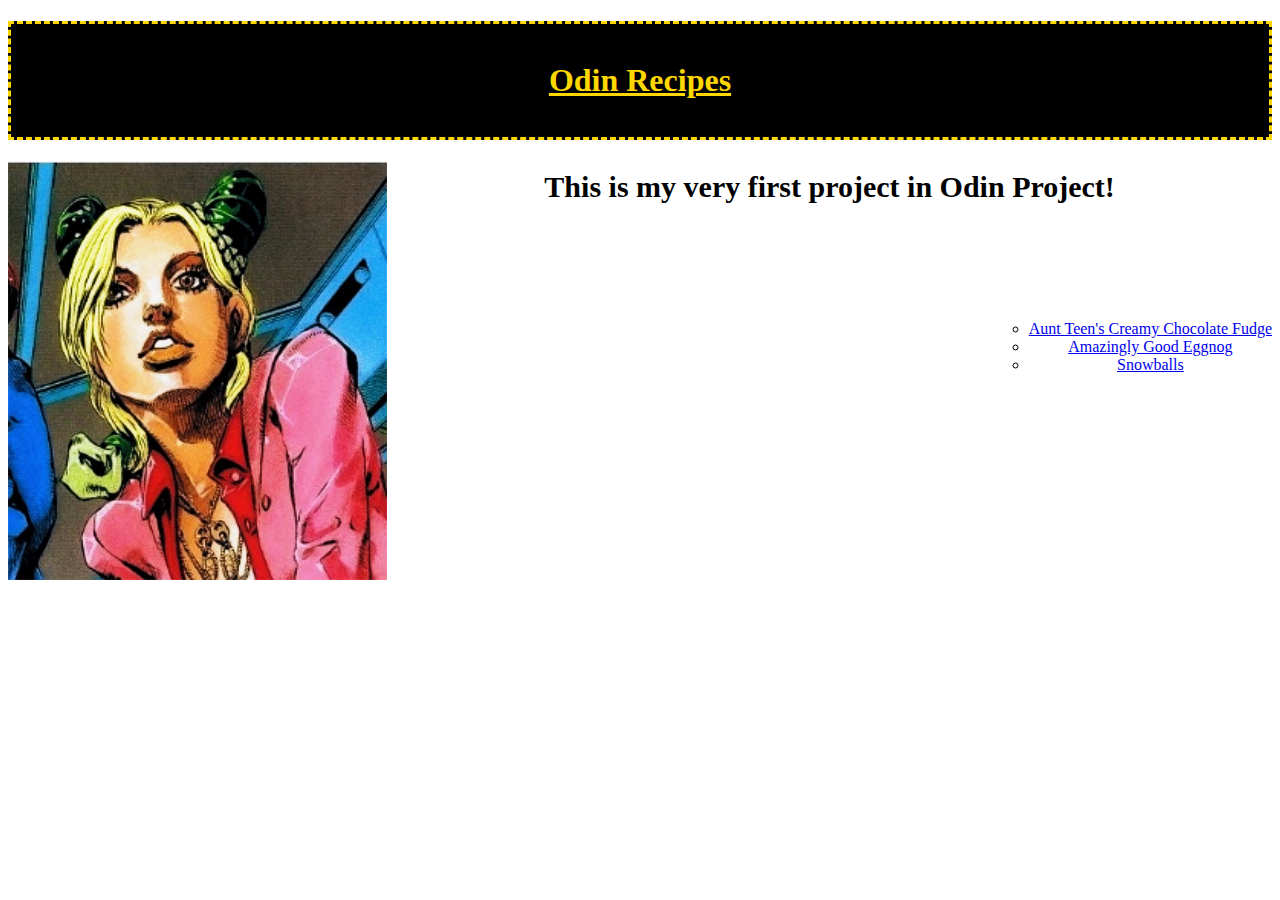
<file: index.html>
<!DOCTYPE html>
<html lang="en">
	<head>
		<meta charset="utf-8">
		<link rel="stylesheet" href="styles.css">
		<title>odin recipes</title>
	</head>
	<body>
		<h1>Odin Recipes</h1>
		<img src="images/jolyne.jpg">
		<p class="first"> This is my very first project in Odin Project!</p>
		<ul class="float">
			<li>	<a href="recipes/fudge.html">Aunt Teen's Creamy Chocolate Fudge</a></li>
			<li> <a href="recipes/eggnog.html">Amazingly Good Eggnog</a></li> 
			<li> <a href="recipes/snowballs.html">Snowballs</a></li>
		</ul>
	
	</body>
</html>
</file>
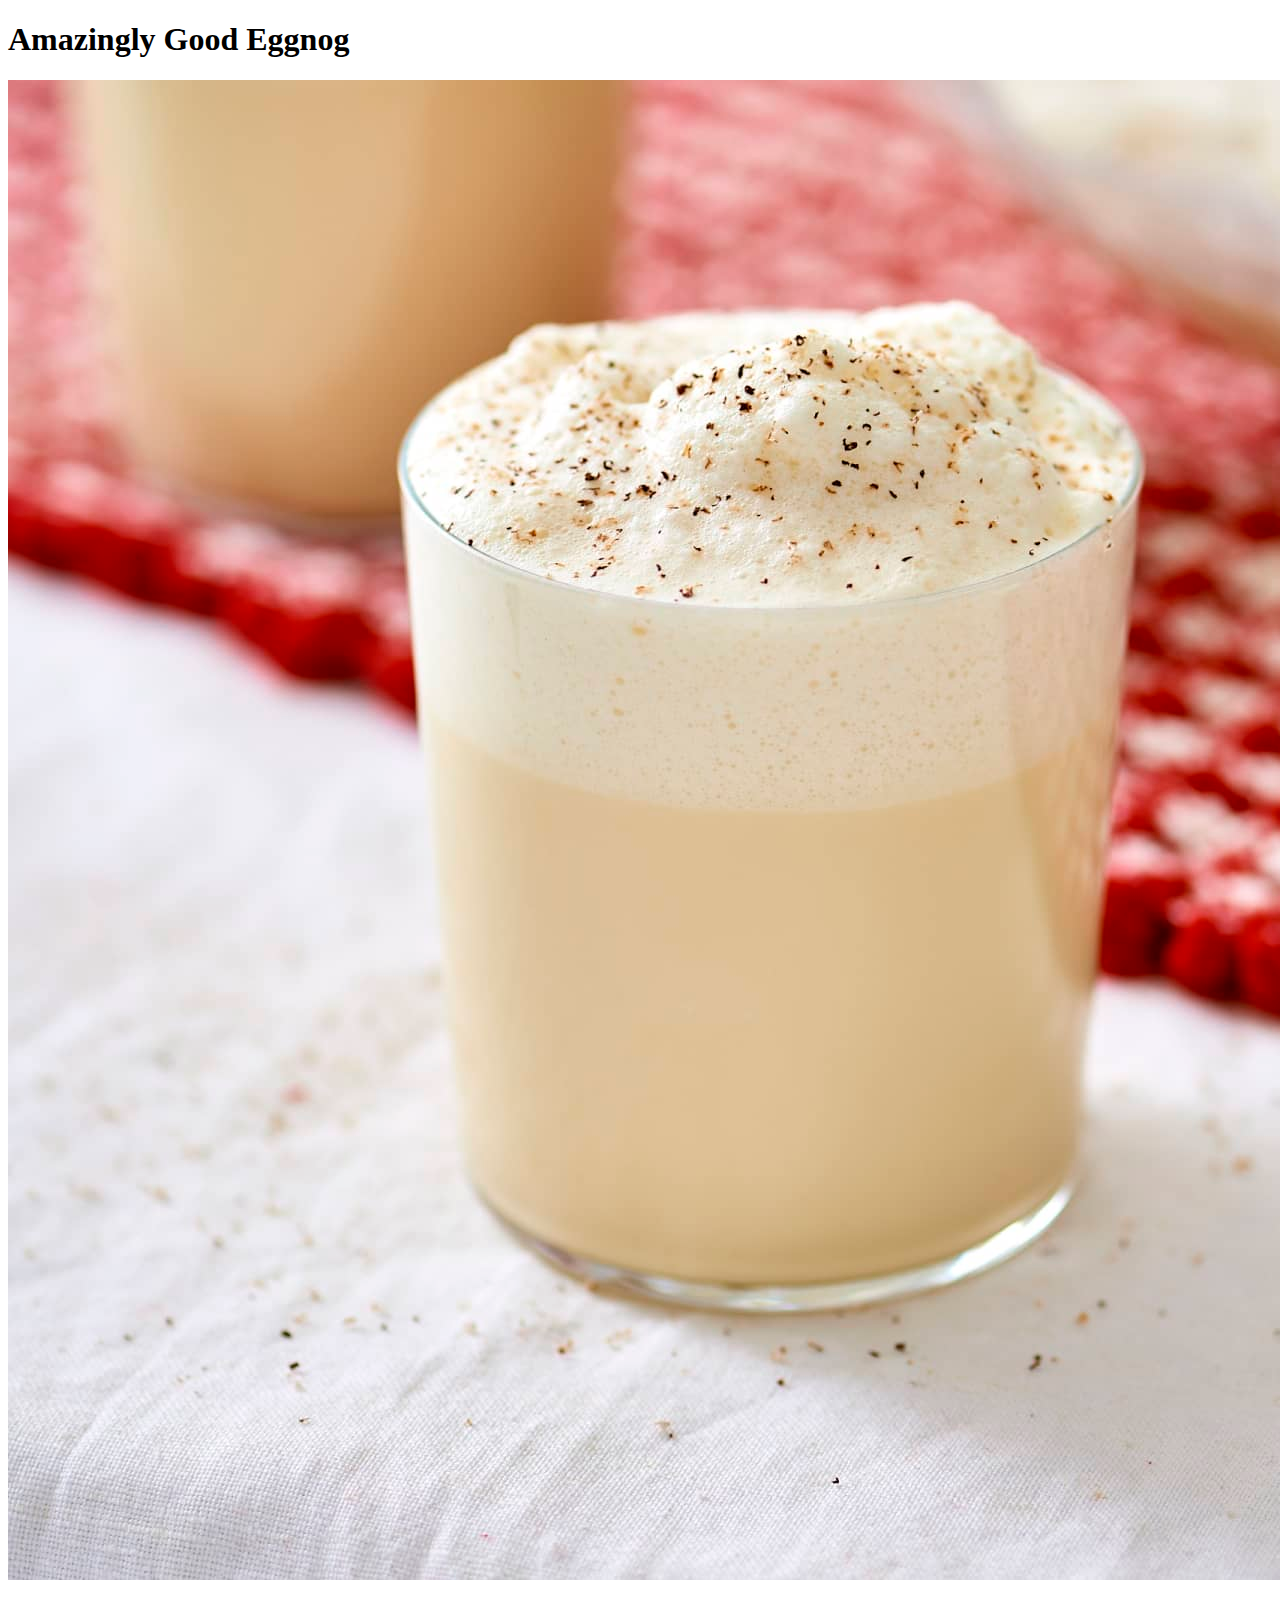
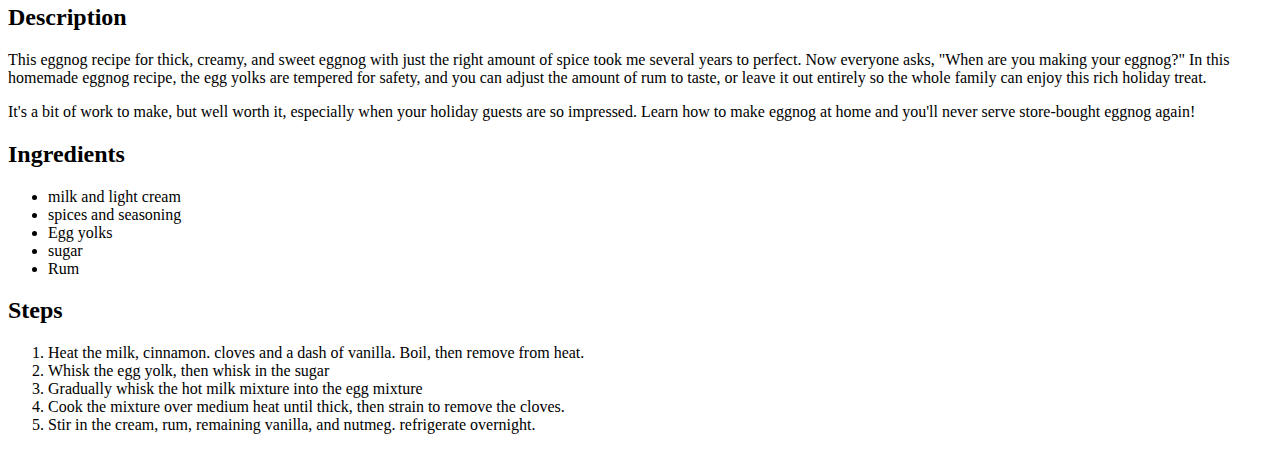
<file: recipes/eggnog.html>
<!DOCTYPE html>
<html lang="en">
	<head>
		<meta charset="utf-8">
		<title>Amazingly Good Eggnog</title>
	</head>
	<body>
		<h1>Amazingly Good Eggnog</h1>
		<img src="../images/egg.jpeg" alt="amazingly good eggnog">
		<h2> Description </h2>
		<p>This eggnog recipe for thick, creamy, and sweet eggnog with just the right amount of spice took me several years to perfect. Now everyone asks, "When are you making your eggnog?" In this homemade eggnog recipe, the egg yolks are tempered for safety, and you can adjust the amount of rum to taste, or leave it out entirely so the whole family can enjoy this rich holiday treat.</p>
		<p> It's a bit of work to make, but well worth it, especially when your holiday guests are so impressed. Learn how to make eggnog at home and you'll never serve store-bought eggnog again!</p>
		<h2> Ingredients </h2>
		<ul>
			<li> milk and light cream </li>
			<li> spices and seasoning </li>
			<li> Egg yolks </li>
			<li> sugar </li>
			<li> Rum </li>
		</ul>
		<h2>Steps</h2>
		<ol>
			<li> Heat the milk, cinnamon. cloves and a dash of vanilla. Boil, then remove from heat. </li>
			<li> Whisk the egg yolk, then whisk in the sugar </li>
			<li> Gradually whisk the hot milk mixture into the egg mixture </li>
			<li> Cook the mixture over medium heat until thick, then strain to remove the cloves. </li>
			<li>Stir in the cream, rum, remaining vanilla, and nutmeg. refrigerate overnight. </li>
		</ol>
	</body>
</html>
</file>
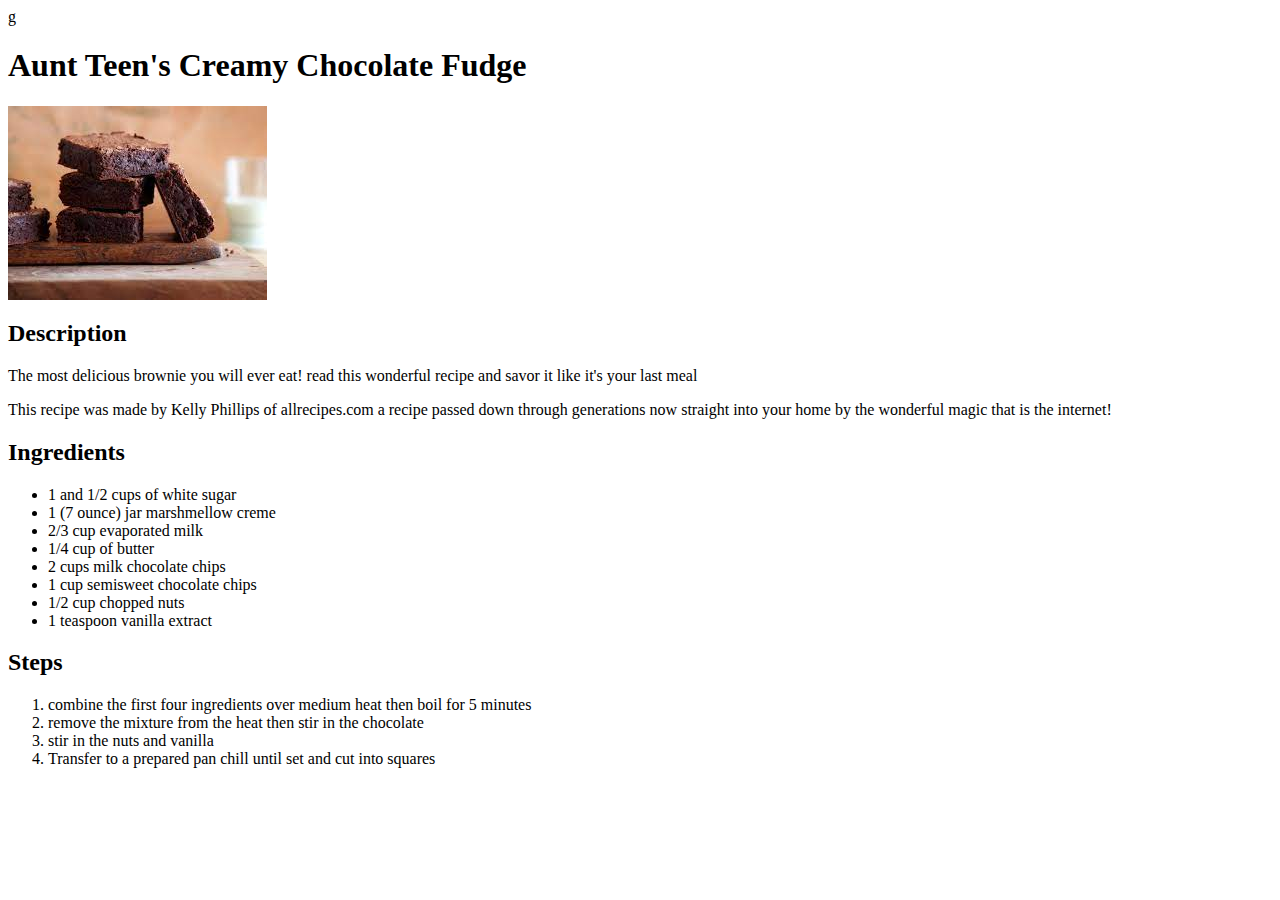
<file: recipes/fudge.html>
g<!DOCTYPE html>
<html lang="en">
	<head>
		<meta charset="utf-8">
		<title>Aunt Teen's Creamy Chocolate Fudge</title>
	</head>
	<body>
		<h1>Aunt Teen's Creamy Chocolate Fudge</h1>
		<img src="../images/index.jpeg" alt="creamy chocolate fudge brownies">
		<h2>Description</h2>	
		<p> The most delicious brownie you will ever eat! read this wonderful recipe and savor it like it's your last meal</p>
		<p>This recipe was made by Kelly Phillips of allrecipes.com a recipe passed down through generations now straight into your home by the wonderful magic that is the internet!</p>
		<h2>Ingredients</h2>
		<ul>
			<li>1 and 1/2 cups of white sugar </li>
			<li> 1 (7 ounce) jar marshmellow creme </li>
			<li> 2/3 cup evaporated milk </li>
			<li> 1/4 cup of butter </li>
			<li> 2 cups milk chocolate chips </li>
			<li> 1 cup semisweet chocolate chips </li>
			<li> 1/2 cup chopped nuts </li>
			<li> 1 teaspoon vanilla extract </li>
		</ul>
		<h2> Steps </h2>
		<ol>
			<li>combine the first four ingredients over medium heat then boil for 5 minutes </li>
			<li> remove the mixture from the heat then stir in the chocolate </li>
			<li> stir in the nuts and vanilla </li>
			<li> Transfer to a prepared pan chill until set and cut into squares </li>
		</ol>

	</body>
</html>
</file>
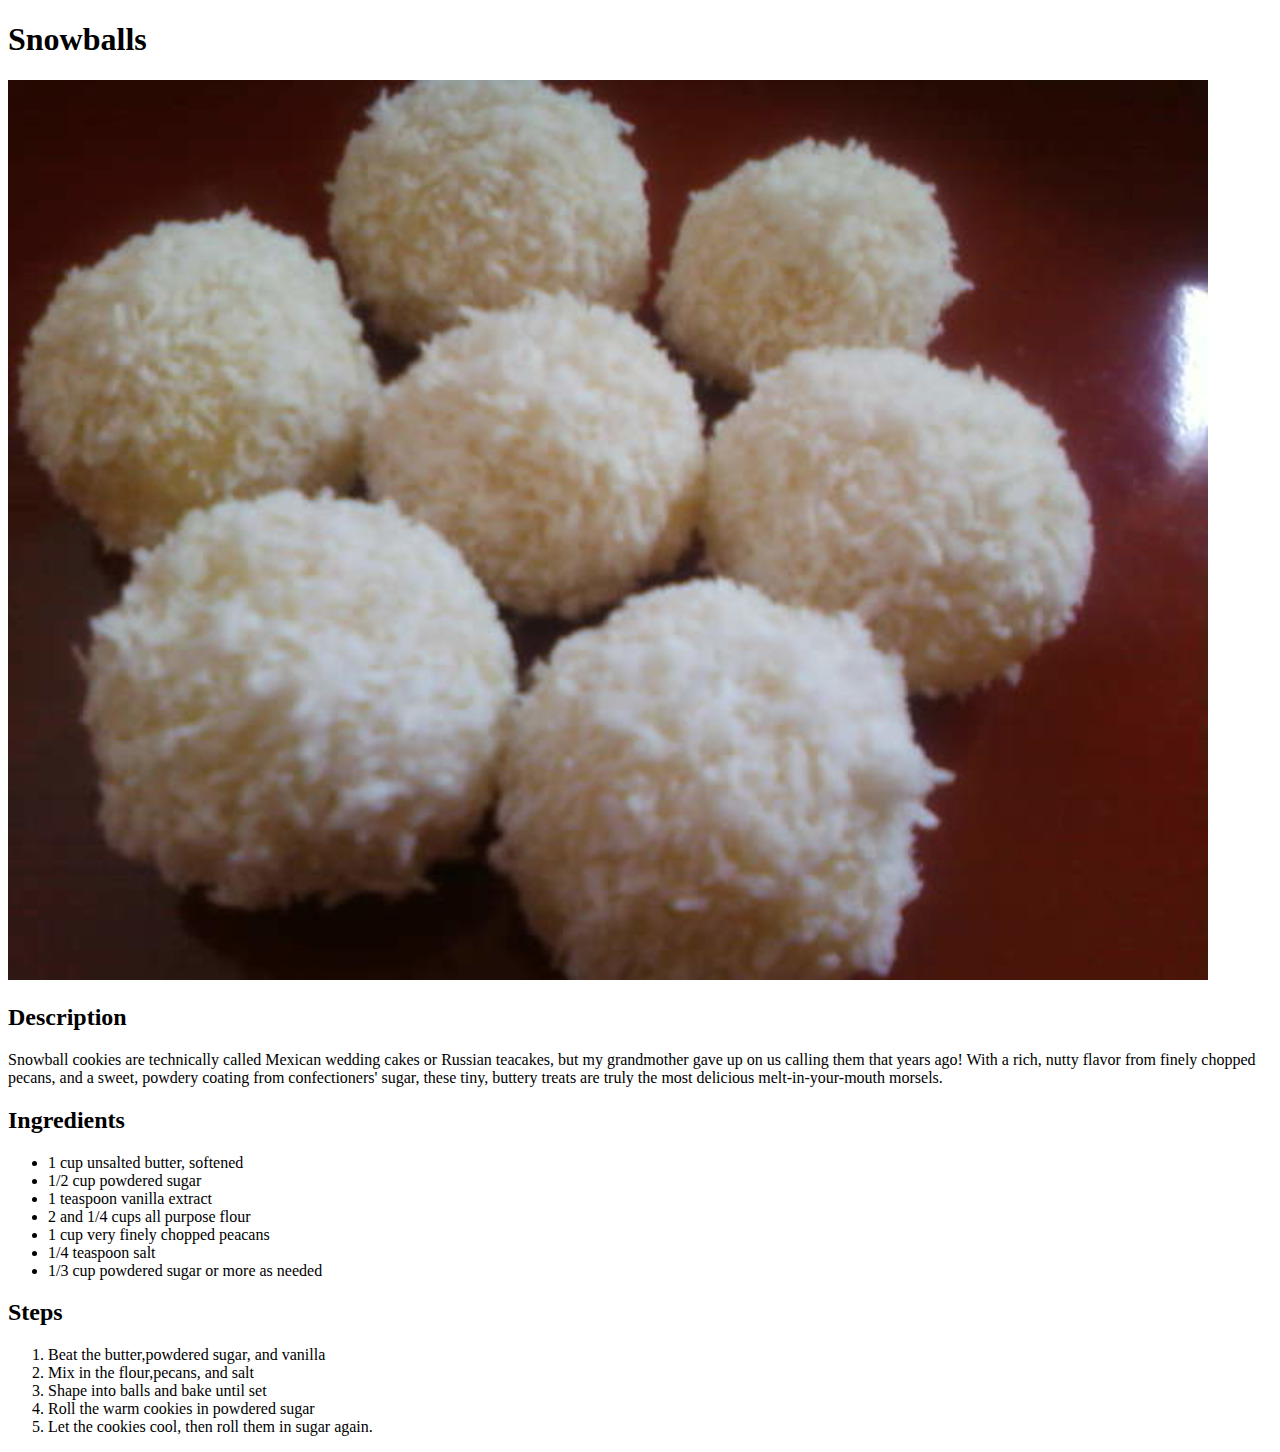
<file: recipes/snowballs.html>
<!DOCTYPE html>
<html lang="en">
	<head>
		<meta charset="utf-8">
		<title>Snowballs</title>
	</head>
	<body>
		<h1>Snowballs</h1>
		<img src="../images/snow.jpg"alt="Snowballs">
		<h2>Description</h2>
		<p>Snowball cookies are technically called Mexican wedding cakes or Russian teacakes, but my grandmother gave up on us calling them that years ago! With a rich, nutty flavor from finely chopped pecans, and a sweet, powdery coating from confectioners' sugar, these tiny, buttery treats are truly the most delicious melt-in-your-mouth morsels.</p>
		<h2>Ingredients</h2>
		<ul>
			<li>1 cup unsalted butter, softened</li>
			<li>1/2 cup powdered sugar</li>
			<li>1 teaspoon vanilla extract</li>
			<li>2 and 1/4 cups all purpose flour</li>
			<li>1 cup very finely chopped peacans</li>
			<li>1/4 teaspoon salt</li>
			<li>1/3 cup powdered sugar or more as needed</li>
		</ul>
		<h2>Steps</h2>
		<ol>
			<li>Beat the butter,powdered sugar, and vanilla</li>
			<li>Mix in the flour,pecans, and salt</li>
			<li>Shape into balls and bake until set</li>
			<li>Roll the warm cookies in powdered sugar</li>
			<li>Let the cookies cool, then roll them in sugar again.</li>
		</ol>
	</body>
</html>
</file>
<file: styles.css>
body {
    background-color: white;
    
}
h1 {
    text-align: center;
    background-color: black;
    text-decoration: underline;
    color: gold;
    border: dashed gold;
    padding: 1cm;
    
}
ul {
    list-style-type: circle;
    text-align: center;
}
img {
    float: left;
    width: 30%;
    margin-left: auto;
    margin-right: auto;
    display: block;
}
.first {
    text-align: center;
    font-weight: bolder;
    font-size: 30px;
    margin-bottom: 100px;
    margin: ;
}
.float {
    float: right
    
}
</file>
